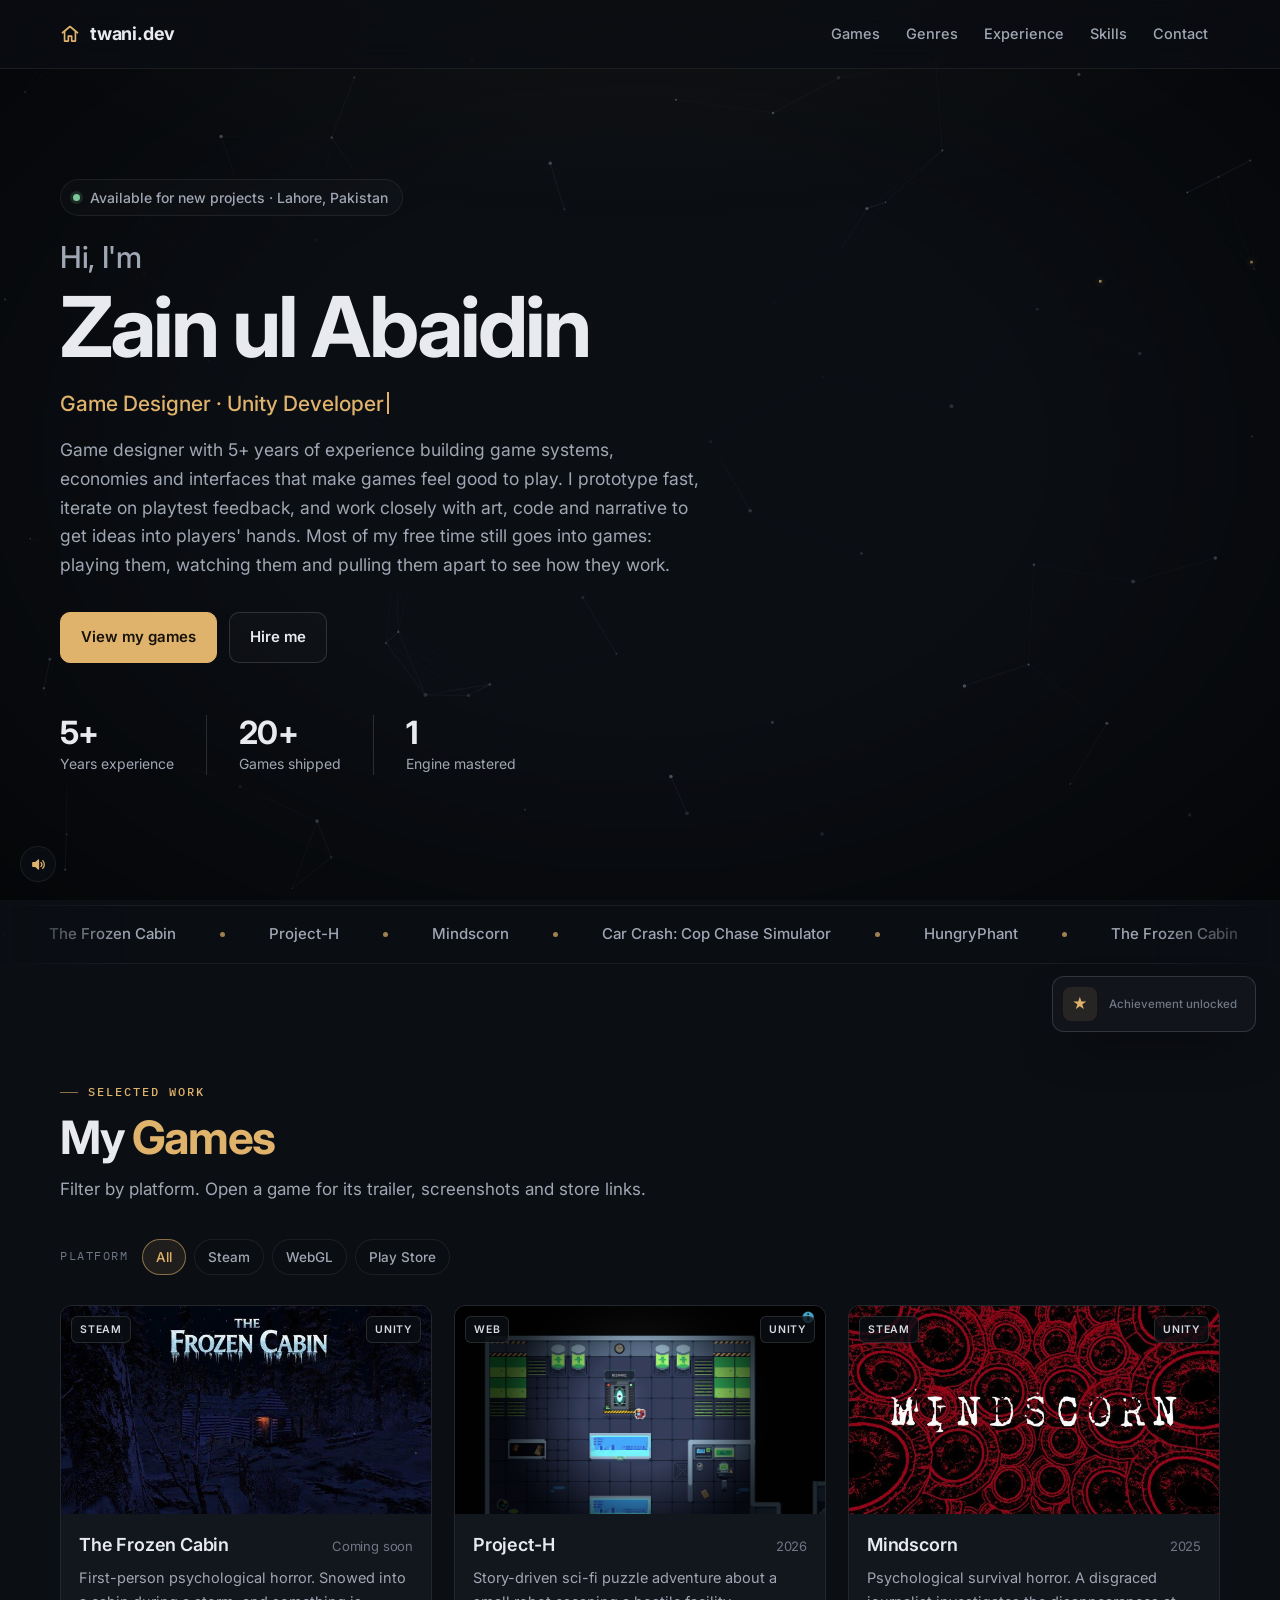
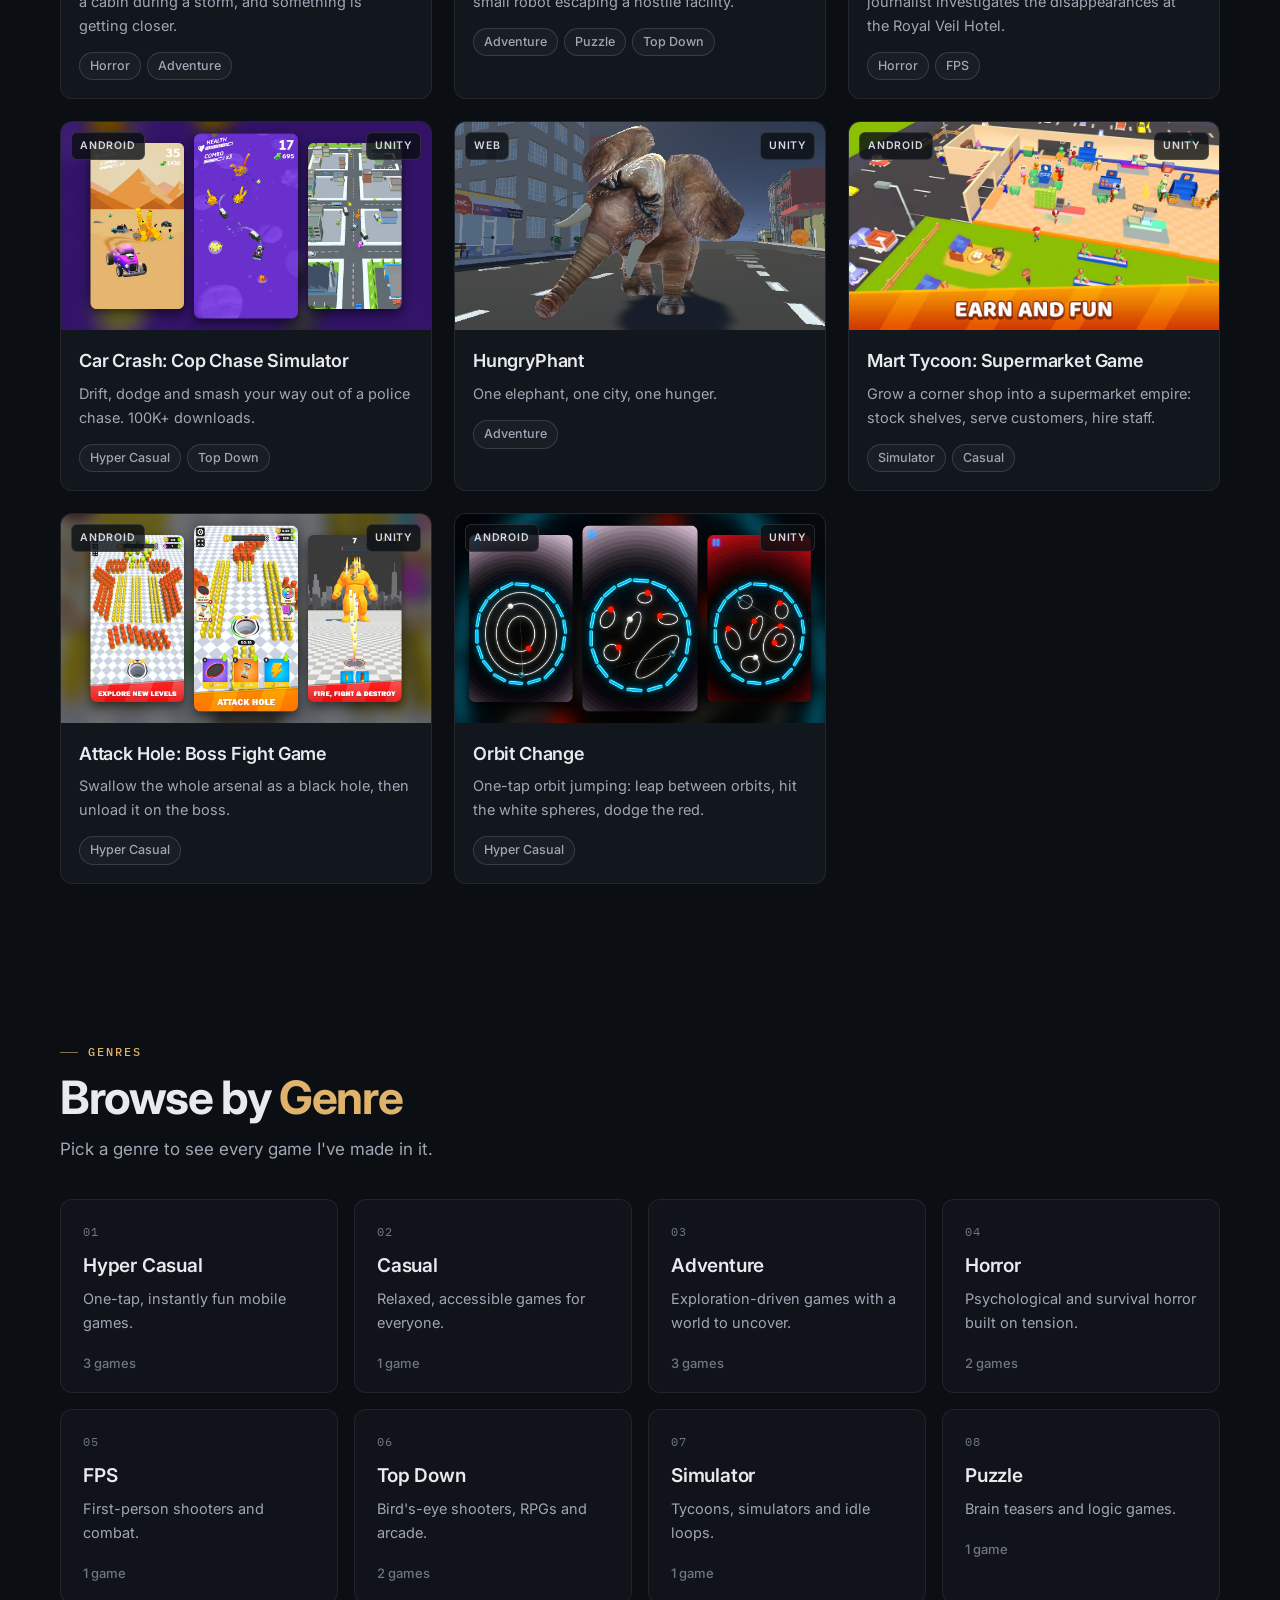
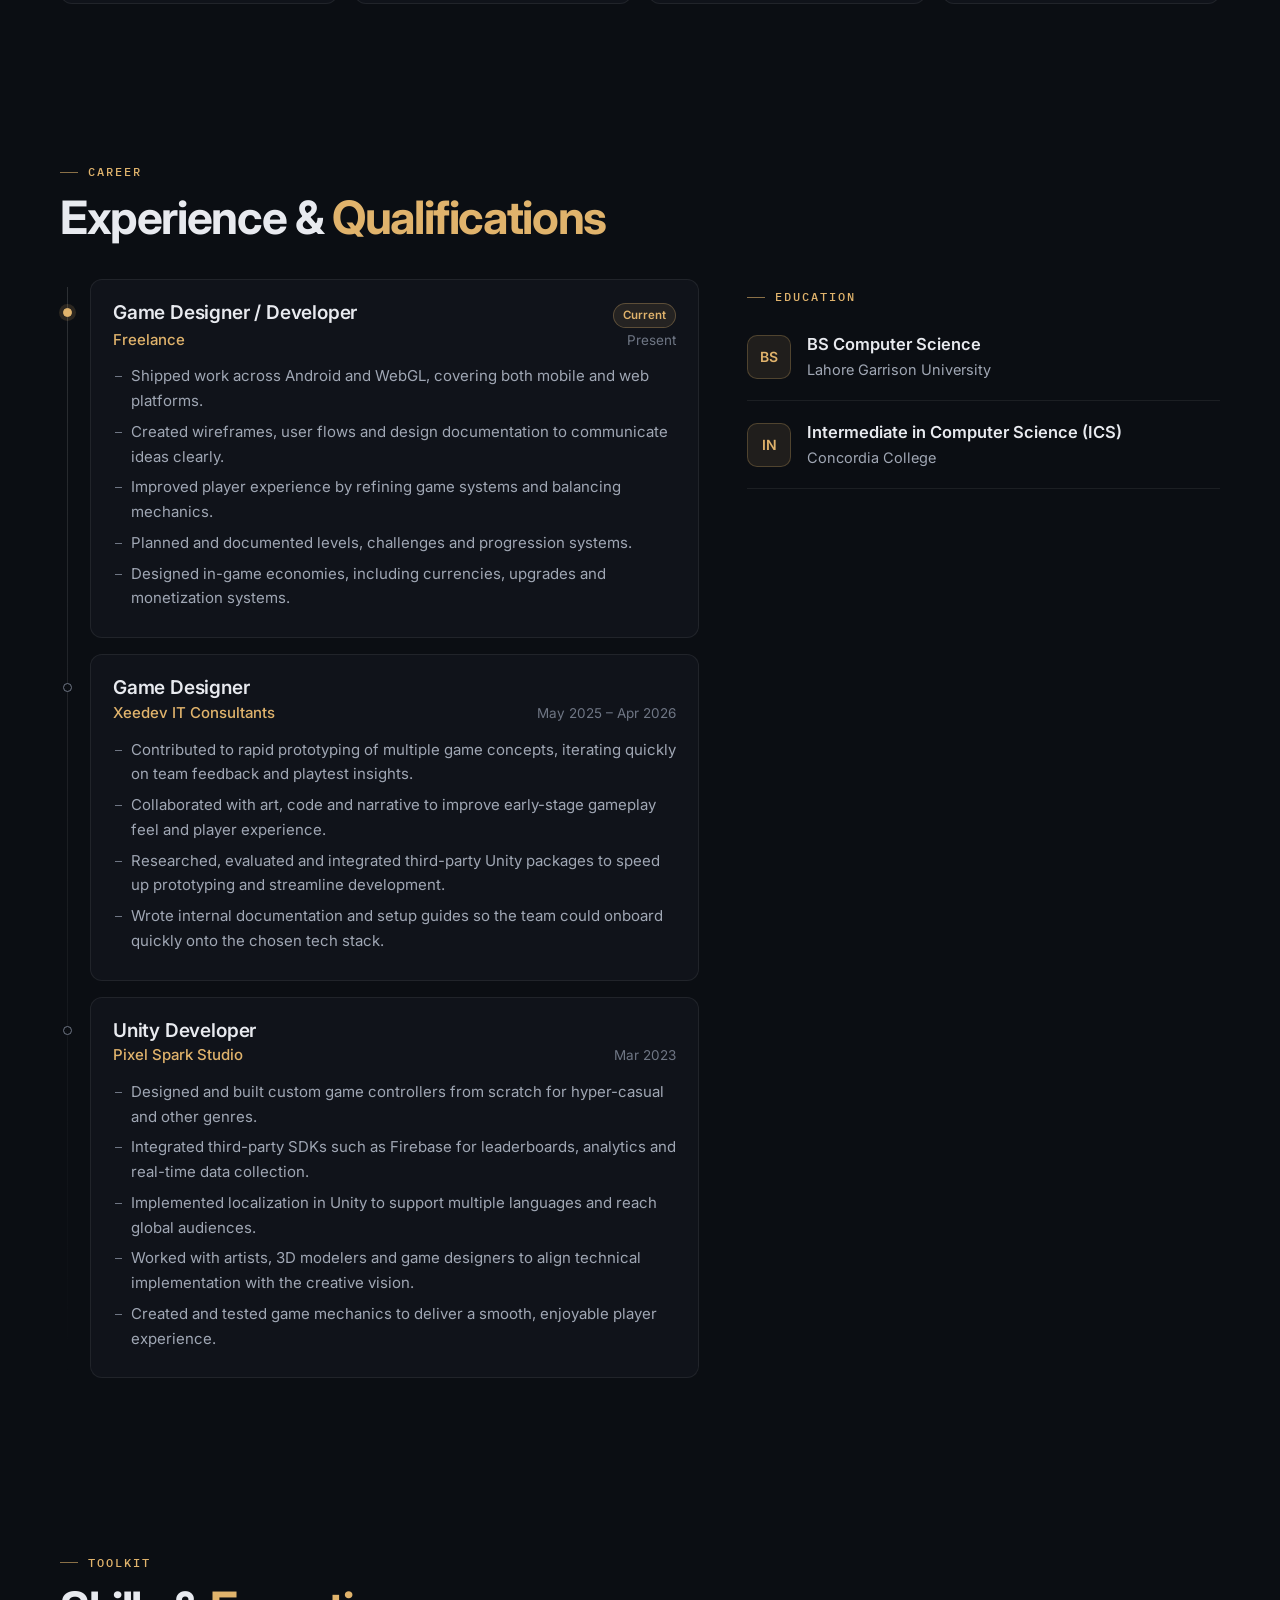
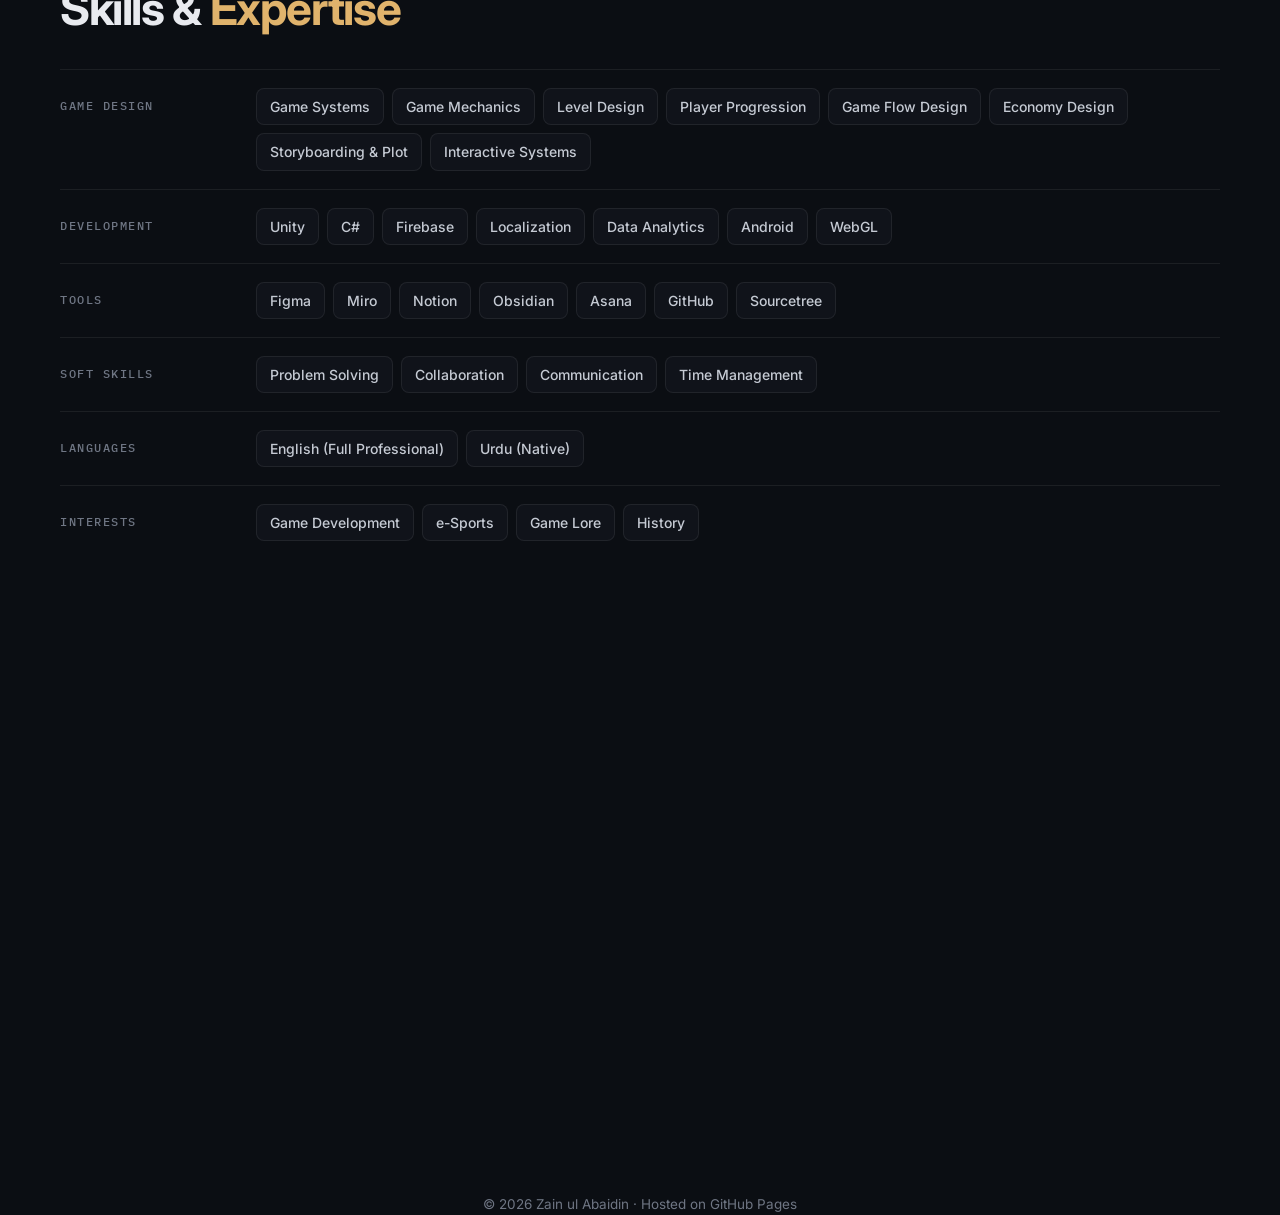
<file: index.html>
<!doctype html>
<html lang="en">
<head>
  <meta charset="utf-8">
  <meta name="viewport" content="width=device-width, initial-scale=1">
  <title>Zain ul Abaidin</title>
  <meta name="description" content="Portfolio of Zain Ul Abaidin, a game designer and Unity developer from Lahore, Pakistan. Game systems, economy and level design, plus games you can play in the browser.">
  <meta name="theme-color" content="#0b0e13">
  <link rel="canonical" href="https://twani.dev/">
  <meta property="og:title" content="Zain Ul Abaidin · Game Designer">
  <meta property="og:description" content="Portfolio of Zain Ul Abaidin, a game designer and Unity developer from Lahore, Pakistan. Game systems, economy and level design, plus games you can play in the browser.">
  <meta property="og:url" content="https://twani.dev/">
  <meta property="og:site_name" content="twani.dev">
  <meta property="og:type" content="website">
  <link rel="icon" href="assets/favicon.svg?v=2" type="image/svg+xml">
  <link rel="preconnect" href="https://fonts.googleapis.com">
  <link rel="preconnect" href="https://fonts.gstatic.com" crossorigin>
  <link href="https://fonts.googleapis.com/css2?family=Inter:wght@400;500;600;700&family=IBM+Plex+Mono:wght@400;500&display=swap" rel="stylesheet">
  <link rel="stylesheet" href="css/style.css">
  <script>
    // Page cover: write the closed shutters and loading card into the page right here, at the end of <head>.
    // Writing them creates the page body together with them, so they exist from the very first frame the
    // browser can draw (a snippet inside <body> can still miss one frame in Firefox-based browsers).
    // Arriving through a transition, they continue it; on any other load (typed URL, refresh, link from
    // another site) they are the loading screen ("boot"). main.js takes over in transitions().
    // This must stay the last thing in <head>. Keep the 6 shutters in step with WIPE.cols in main.js.
    (function () { try {
      var wp = JSON.parse(sessionStorage.getItem("wipe"));
      if (!wp && matchMedia("(prefers-reduced-motion: reduce)").matches) return;
      document.write("<div class=\"wipe hold" + (wp ? "" : " boot") + "\" aria-hidden=\"true\">" + "<i></i>".repeat(6) + "<div class=\"wipe-hud\"><small></small><b></b><span class=\"wipe-bar\"></span></div></div>");
      if (!wp) return;
      var hud = document.querySelector(".wipe-hud");
      hud.children[0].textContent = wp.k || "";
      hud.children[1].textContent = wp.t || "";
    } catch (e) {} })();
  </script>
</head>
<body data-page="home">
  <main id="app"></main>
  <noscript><p style="padding:40px;color:#e8eaef;font-family:system-ui,sans-serif">This portfolio needs JavaScript turned on.</p></noscript>
  <script src="js/data.js"></script>
  <script src="js/main.js"></script>
  <script src="js/bg.js"></script>
</body>
</html>
</file>
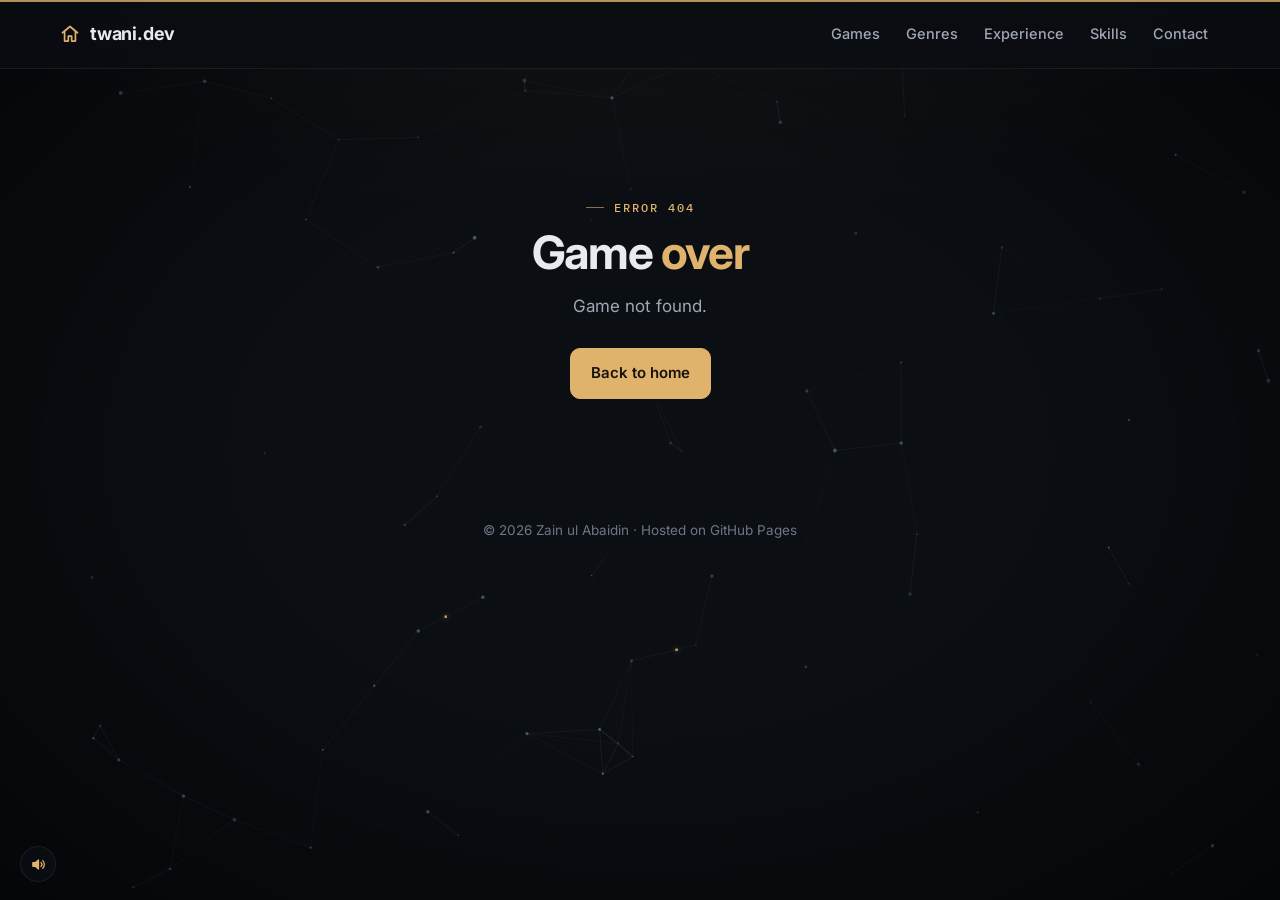
<file: game.html>
<!doctype html>
<html lang="en">
<head>
  <meta charset="utf-8">
  <meta name="viewport" content="width=device-width, initial-scale=1">
  <title>Game</title>
  <meta name="description" content="Game details, trailer and screenshots.">
  <meta name="theme-color" content="#0b0e13">
  <meta property="og:title" content="Game">
  <meta property="og:description" content="Game details, trailer and screenshots.">
  <meta property="og:type" content="website">
  <link rel="icon" href="assets/favicon.svg?v=2" type="image/svg+xml">
  <link rel="preconnect" href="https://fonts.googleapis.com">
  <link rel="preconnect" href="https://fonts.gstatic.com" crossorigin>
  <link href="https://fonts.googleapis.com/css2?family=Inter:wght@400;500;600;700&family=IBM+Plex+Mono:wght@400;500&display=swap" rel="stylesheet">
  <link rel="stylesheet" href="css/style.css">
  <script>
    // Page cover: write the closed shutters and loading card into the page right here, at the end of <head>.
    // Writing them creates the page body together with them, so they exist from the very first frame the
    // browser can draw (a snippet inside <body> can still miss one frame in Firefox-based browsers).
    // Arriving through a transition, they continue it; on any other load (typed URL, refresh, link from
    // another site) they are the loading screen ("boot"). main.js takes over in transitions().
    // This must stay the last thing in <head>. Keep the 6 shutters in step with WIPE.cols in main.js.
    (function () { try {
      var wp = JSON.parse(sessionStorage.getItem("wipe"));
      if (!wp && matchMedia("(prefers-reduced-motion: reduce)").matches) return;
      document.write("<div class=\"wipe hold" + (wp ? "" : " boot") + "\" aria-hidden=\"true\">" + "<i></i>".repeat(6) + "<div class=\"wipe-hud\"><small></small><b></b><span class=\"wipe-bar\"></span></div></div>");
      if (!wp) return;
      var hud = document.querySelector(".wipe-hud");
      hud.children[0].textContent = wp.k || "";
      hud.children[1].textContent = wp.t || "";
    } catch (e) {} })();
  </script>
</head>
<body data-page="game">
  <main id="app"></main>
  <noscript><p style="padding:40px;color:#e8eaef;font-family:system-ui,sans-serif">This portfolio needs JavaScript turned on.</p></noscript>
  <script src="js/data.js"></script>
  <script src="js/main.js"></script>
  <script src="js/bg.js"></script>
</body>
</html>
</file>
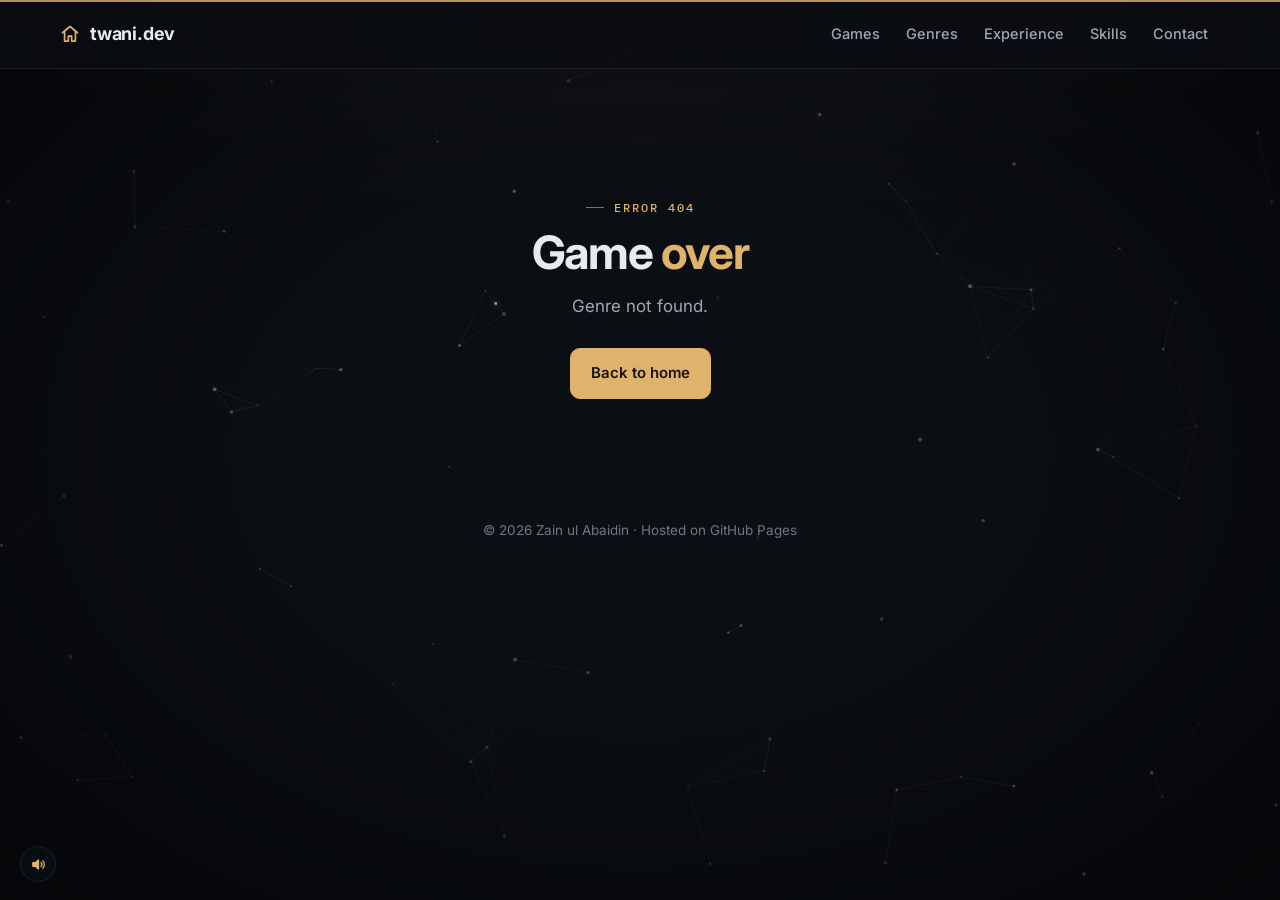
<file: genre.html>
<!doctype html>
<html lang="en">
<head>
  <meta charset="utf-8">
  <meta name="viewport" content="width=device-width, initial-scale=1">
  <title>Games by Genre</title>
  <meta name="description" content="Games grouped by genre.">
  <meta name="theme-color" content="#0b0e13">
  <meta property="og:title" content="Games by Genre">
  <meta property="og:description" content="Games grouped by genre.">
  <meta property="og:type" content="website">
  <link rel="icon" href="assets/favicon.svg?v=2" type="image/svg+xml">
  <link rel="preconnect" href="https://fonts.googleapis.com">
  <link rel="preconnect" href="https://fonts.gstatic.com" crossorigin>
  <link href="https://fonts.googleapis.com/css2?family=Inter:wght@400;500;600;700&family=IBM+Plex+Mono:wght@400;500&display=swap" rel="stylesheet">
  <link rel="stylesheet" href="css/style.css">
  <script>
    // Page cover: write the closed shutters and loading card into the page right here, at the end of <head>.
    // Writing them creates the page body together with them, so they exist from the very first frame the
    // browser can draw (a snippet inside <body> can still miss one frame in Firefox-based browsers).
    // Arriving through a transition, they continue it; on any other load (typed URL, refresh, link from
    // another site) they are the loading screen ("boot"). main.js takes over in transitions().
    // This must stay the last thing in <head>. Keep the 6 shutters in step with WIPE.cols in main.js.
    (function () { try {
      var wp = JSON.parse(sessionStorage.getItem("wipe"));
      if (!wp && matchMedia("(prefers-reduced-motion: reduce)").matches) return;
      document.write("<div class=\"wipe hold" + (wp ? "" : " boot") + "\" aria-hidden=\"true\">" + "<i></i>".repeat(6) + "<div class=\"wipe-hud\"><small></small><b></b><span class=\"wipe-bar\"></span></div></div>");
      if (!wp) return;
      var hud = document.querySelector(".wipe-hud");
      hud.children[0].textContent = wp.k || "";
      hud.children[1].textContent = wp.t || "";
    } catch (e) {} })();
  </script>
</head>
<body data-page="genre">
  <main id="app"></main>
  <noscript><p style="padding:40px;color:#e8eaef;font-family:system-ui,sans-serif">This portfolio needs JavaScript turned on.</p></noscript>
  <script src="js/data.js"></script>
  <script src="js/main.js"></script>
  <script src="js/bg.js"></script>
</body>
</html>
</file>
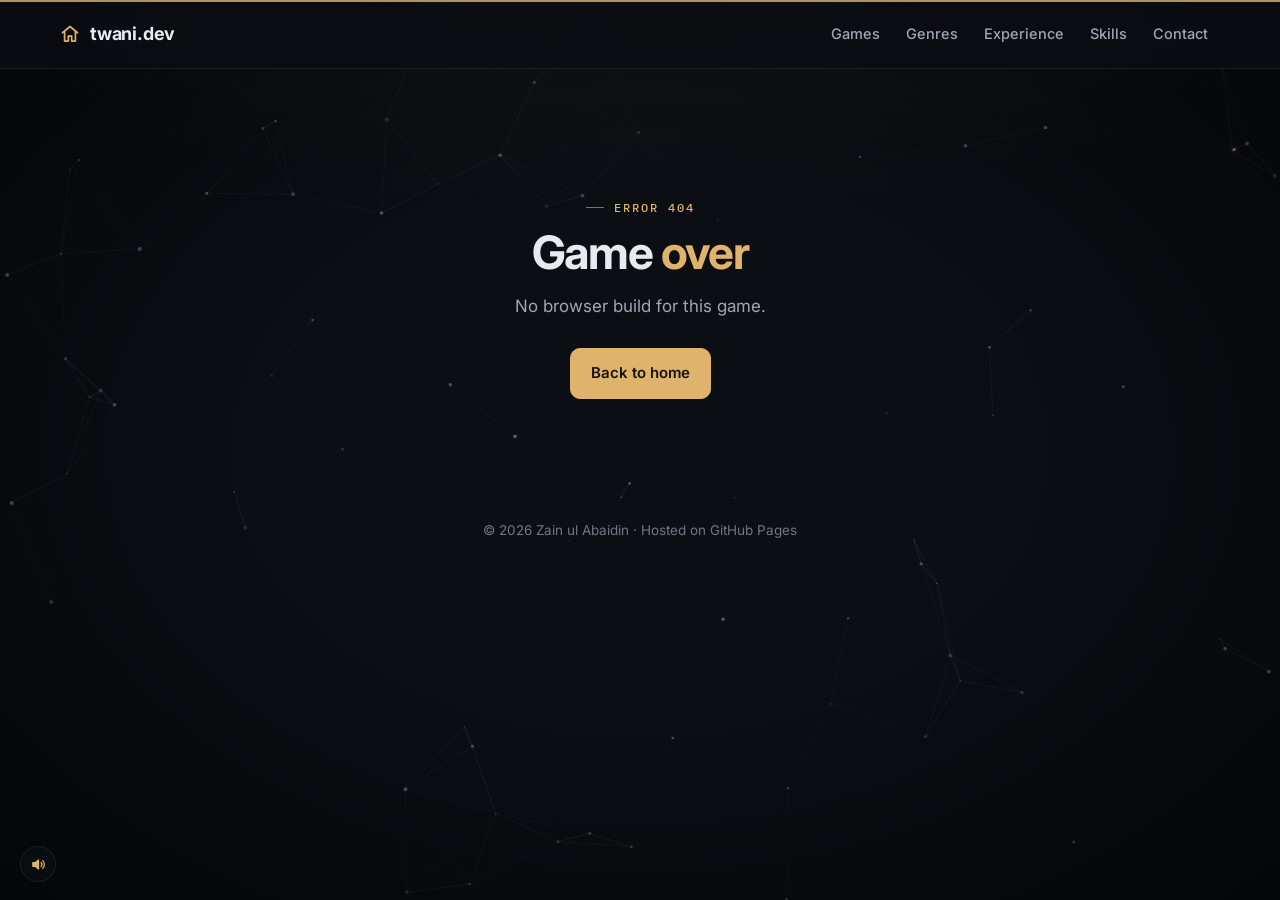
<file: play.html>
<!doctype html>
<html lang="en">
<head>
  <meta charset="utf-8">
  <meta name="viewport" content="width=device-width, initial-scale=1">
  <title>Play in Browser</title>
  <meta name="description" content="Play this game right in your browser.">
  <meta name="theme-color" content="#0b0e13">
  <meta property="og:title" content="Play in Browser">
  <meta property="og:description" content="Play this game right in your browser.">
  <meta property="og:type" content="website">
  <link rel="icon" href="assets/favicon.svg?v=2" type="image/svg+xml">
  <link rel="preconnect" href="https://fonts.googleapis.com">
  <link rel="preconnect" href="https://fonts.gstatic.com" crossorigin>
  <link href="https://fonts.googleapis.com/css2?family=Inter:wght@400;500;600;700&family=IBM+Plex+Mono:wght@400;500&display=swap" rel="stylesheet">
  <link rel="stylesheet" href="css/style.css">
  <script>
    // Page cover: write the closed shutters and loading card into the page right here, at the end of <head>.
    // Writing them creates the page body together with them, so they exist from the very first frame the
    // browser can draw (a snippet inside <body> can still miss one frame in Firefox-based browsers).
    // Arriving through a transition, they continue it; on any other load (typed URL, refresh, link from
    // another site) they are the loading screen ("boot"). main.js takes over in transitions().
    // This must stay the last thing in <head>. Keep the 6 shutters in step with WIPE.cols in main.js.
    (function () { try {
      var wp = JSON.parse(sessionStorage.getItem("wipe"));
      if (!wp && matchMedia("(prefers-reduced-motion: reduce)").matches) return;
      document.write("<div class=\"wipe hold" + (wp ? "" : " boot") + "\" aria-hidden=\"true\">" + "<i></i>".repeat(6) + "<div class=\"wipe-hud\"><small></small><b></b><span class=\"wipe-bar\"></span></div></div>");
      if (!wp) return;
      var hud = document.querySelector(".wipe-hud");
      hud.children[0].textContent = wp.k || "";
      hud.children[1].textContent = wp.t || "";
    } catch (e) {} })();
  </script>
</head>
<body data-page="play">
  <main id="app"></main>
  <noscript><p style="padding:40px;color:#e8eaef;font-family:system-ui,sans-serif">This portfolio needs JavaScript turned on.</p></noscript>
  <script src="js/data.js"></script>
  <script src="js/main.js"></script>
  <script src="js/bg.js"></script>
</body>
</html>
</file>
<file: css/style.css>
/* =====================================================================
   Theme
   ===================================================================== */
:root {
  --bg: #0b0e13;
  --surface: #12161d;
  --surface-2: #181d26;
  --panel: rgba(17, 21, 28, 0.9);
  --line: rgba(255, 255, 255, 0.07);
  --line-strong: rgba(255, 255, 255, 0.14);
  --text: #e8eaef;
  --soft: #c5cad3;
  --muted: #a0a7b4;
  --faint: #6f7684;
  --accent: #e0b36c;
  --accent-2: #f2cf97;
  --accent-rgb: 224, 179, 108;
  --accent-soft: rgba(var(--accent-rgb), 0.1);
  --ok: #7cc79a;
  --radius: 12px;
  --ease: cubic-bezier(.2, .7, .2, 1);
  --font: "Inter", "Segoe UI", system-ui, sans-serif;
  --mono: "IBM Plex Mono", ui-monospace, monospace;
}

* { margin: 0; padding: 0; }
*, *::before, *::after { box-sizing: border-box; } /* "*" alone misses pseudo-elements: bordered dots/rings would grow off-centre */
html { scroll-behavior: smooth; }
body {
  background: var(--bg);
  color: var(--text);
  font-family: var(--font);
  line-height: 1.65;
  -webkit-font-smoothing: antialiased;
  overflow-x: hidden;
  min-height: 100vh;
}
body.custom-cursor, body.custom-cursor a, body.custom-cursor button { cursor: none; }
a { color: inherit; text-decoration: none; }
img { max-width: 100%; display: block; }
button { font: inherit; color: inherit; background: none; border: 0; }
::selection { background: var(--accent); color: #17120a; }

/* =====================================================================
   Animated background layers
   ===================================================================== */
#bg-canvas { position: fixed; inset: 0; z-index: -2; width: 100%; height: 100%; }
.bg-vignette {
  position: fixed; inset: 0; z-index: -1; pointer-events: none;
  background: radial-gradient(ellipse 80% 50% at 50% -10%, rgba(var(--accent-rgb), .05), transparent 70%),
              radial-gradient(ellipse at center, transparent 45%, rgba(0, 0, 0, .55) 100%);
}

/* =====================================================================
   Cursor (PROFILE.cursor in data.js): "pointer" = themed arrow, "crosshair" = FPS
   crosshair. Both sit exactly on the pointer, react to anything clickable and
   kick on click (plus hit sparks). .on-light = over a solid amber button.
   ===================================================================== */
@property --spread { syntax: "<length>"; inherits: true; initial-value: 0px; }
@property --kick { syntax: "<length>"; inherits: true; initial-value: 0px; }
.cursor { position: fixed; top: 0; left: 0; width: 0; height: 0; pointer-events: none; z-index: 300; transition: opacity .2s; }
.cursor.off { opacity: 0; }

/* Arrow: tip on the hotspot. Over clickables it swaps to an amber pointing hand
   (fingertip on the hotspot) drawn in the same filled + dark-outline style; both dip on click */
.cursor.arrow svg {
  position: absolute; width: 24px; height: 24px; overflow: visible;
  fill: var(--text); stroke: #0b0e13; stroke-width: 1.5; stroke-linejoin: round; stroke-linecap: round;
  filter: drop-shadow(0 2px 3px rgba(0,0,0,.45));
  transition: opacity .12s, scale .2s cubic-bezier(.2,.9,.3,1.4), fill .2s, stroke .2s;
}
.cursor.arrow .ptr { left: -3px; top: -2px; transform-origin: 3px 2px; }
.cursor.arrow .hand { left: -8px; top: -2px; transform-origin: 8px 2px; fill: var(--accent); opacity: 0; scale: .8; }
.cursor.arrow .hand .crease { fill: none; }
.cursor.arrow.hover .ptr { opacity: 0; scale: .8; }
.cursor.arrow.hover .hand { opacity: 1; scale: 1; }
.cursor.arrow.on-light .hand { fill: #17120a; stroke: #fff; } /* amber would vanish on solid amber buttons */
.cursor.arrow.fire svg { animation: press .28s cubic-bezier(.2,.8,.3,1); }
@keyframes press { from { transform: scale(.8); } }

/* Crosshair: 4 lines around a small gap; spreads over clickables, recoils on click */
.cursor.crosshair {
  --gap: 4px; --len: 8px; color: var(--text);
  filter: drop-shadow(0 0 1px rgba(0,0,0,.95)) drop-shadow(0 0 1px rgba(0,0,0,.6)); /* dark outline keeps it visible on light images and lit text */
  transition: opacity .2s, color .2s, --spread .25s cubic-bezier(.2,.9,.3,1.4);
}
.cursor.crosshair i { position: absolute; background: currentColor; }
.cursor.crosshair i:nth-child(-n+2) { left: -1px; width: 2px; height: var(--len); }
.cursor.crosshair i:nth-child(n+3) { top: -1px; height: 2px; width: var(--len); }
.cursor.crosshair i:nth-child(1) { bottom: var(--gap); transform: translateY(calc(-1 * (var(--spread) + var(--kick)))); }
.cursor.crosshair i:nth-child(2) { top: var(--gap); transform: translateY(calc(var(--spread) + var(--kick))); }
.cursor.crosshair i:nth-child(3) { right: var(--gap); transform: translateX(calc(-1 * (var(--spread) + var(--kick)))); }
.cursor.crosshair i:nth-child(4) { left: var(--gap); transform: translateX(calc(var(--spread) + var(--kick))); }
.cursor.crosshair.hover { --spread: 4px; color: var(--accent); }
.cursor.crosshair.hover.on-light { color: #17120a; filter: drop-shadow(0 0 1px rgba(255,255,255,.7)); } /* amber would vanish on solid amber buttons */
.cursor.crosshair.fire { animation: recoil .32s cubic-bezier(.2,.8,.3,1); }
@keyframes recoil { from { --kick: 7px; } to { --kick: 0px; } }
.hit-spark {
  position: fixed; pointer-events: none; z-index: 299; width: 4px; height: 4px; border-radius: 50%;
  background: var(--accent); box-shadow: 0 0 6px rgba(var(--accent-rgb), .6);
  animation: spark .5s ease-out forwards;
}
@keyframes spark { to { transform: translate(var(--dx), var(--dy)) scale(0); opacity: 0; } }

/* Text spotlight: a lit copy of the text sits on top, masked to a soft circle around the
   pointer, so only the letters near it glow. --mx/--my/--r come from textGlow() in main.js */
.readable { position: relative; }
.readable::after {
  content: attr(data-text); content: attr(data-text) / ""; /* empty alt: screen readers skip the copy */
  position: absolute; inset: 0; padding: inherit; pointer-events: none;
  color: #fff; -webkit-text-stroke: .3px #fff; /* reads a touch bolder without shifting the layout */
  text-shadow: 0 0 10px rgba(var(--accent-rgb), .55), 0 0 1px rgba(255, 255, 255, .6);
  -webkit-mask-image: radial-gradient(circle var(--r, 0px) at var(--mx, 0px) var(--my, 0px), #000, rgba(0,0,0,.7) 35%, rgba(0,0,0,.25) 65%, transparent);
          mask-image: radial-gradient(circle var(--r, 0px) at var(--mx, 0px) var(--my, 0px), #000, rgba(0,0,0,.7) 35%, rgba(0,0,0,.25) 65%, transparent);
}

/* =====================================================================
   Scroll progress + nav
   ===================================================================== */
.xp { position: fixed; top: 0; left: 0; right: 0; height: 2px; z-index: 120; pointer-events: none; }
.xp i { display: block; height: 100%; width: 0; background: var(--accent); opacity: .8; }

.nav {
  position: sticky; top: 0; z-index: 100;
  display: flex; align-items: center; justify-content: space-between; gap: 16px;
  padding: 14px max(20px, calc((100% - 1160px) / 2)); /* full-width bar, content lines up with .wrap */
  background: rgba(11, 14, 19, .78);
  backdrop-filter: blur(14px) saturate(140%); -webkit-backdrop-filter: blur(14px) saturate(140%);
  border-bottom: 1px solid var(--line);
}
.logo { font-size: 18px; font-weight: 700; letter-spacing: -.2px; color: var(--text); display: flex; align-items: center; gap: 10px; }
.logo svg {
  width: 20px; height: 20px; flex-shrink: 0; fill: none; stroke: var(--accent); stroke-width: 2; stroke-linecap: round; stroke-linejoin: round;
  transition: transform .2s;
}
.logo:hover svg { transform: translateY(-2px); }
.nav-links { display: flex; gap: 2px; flex-wrap: wrap; }
.nav-links a { font-size: 14.5px; font-weight: 500; padding: 8px 12px; color: var(--muted); position: relative; transition: color .2s; }
.nav-links a::after {
  content: ""; position: absolute; left: 12px; right: 12px; bottom: 3px; height: 1px; background: var(--accent);
  transform: scaleX(0); transform-origin: left; transition: transform .25s var(--ease);
}
.nav-links a:hover { color: var(--text); }
.nav-links a:hover::after { transform: scaleX(1); }
.nav-toggle { display: none; font-weight: 600; font-size: 13px; color: var(--text); border: 1px solid var(--line-strong); padding: 6px 12px; border-radius: 8px; }

/* =====================================================================
   Layout + headings
   ===================================================================== */
.wrap { max-width: 1200px; margin: 0 auto; padding: 0 20px; }
section { padding: 110px 0 40px; }
.sec-head { margin-bottom: 36px; }
.sec-tag {
  font-family: var(--mono); font-weight: 500; font-size: 12px; letter-spacing: 2px; text-transform: uppercase;
  color: var(--accent); display: inline-flex; align-items: center; gap: 10px;
}
.sec-tag::before { content: ""; width: 18px; height: 1px; background: currentColor; opacity: .6; }
.sec-title { font-weight: 700; font-size: clamp(30px, 4.4vw, 46px); line-height: 1.1; letter-spacing: -0.03em; margin-top: 10px; }
.sec-title em { font-style: normal; color: var(--accent); }
.sec-sub { color: var(--muted); max-width: 620px; margin-top: 12px; font-size: 17px; }

/* Reveal on scroll: quiet fade up */
.reveal { opacity: 0; transform: translateY(18px); transition: opacity .7s var(--ease), transform .7s var(--ease); }
.reveal.in { opacity: 1; transform: none; }

/* =====================================================================
   Buttons + chips
   ===================================================================== */
.btn {
  display: inline-flex; align-items: center; gap: 10px; font-size: 15px; font-weight: 600;
  padding: 12px 20px; border-radius: 10px; border: 1px solid var(--line-strong); color: var(--text);
  background: rgba(255, 255, 255, .02);
  transition: background-color .2s, border-color .2s, color .2s, transform .15s;
}
.btn:hover { border-color: rgba(var(--accent-rgb), .6); background: var(--accent-soft); }
.btn:active { transform: scale(.97); }
.btn.solid { background: var(--accent); border-color: var(--accent); color: #17120a; }
.btn.solid:hover { background: var(--accent-2); border-color: var(--accent-2); }
.btn.small { padding: 8px 14px; font-size: 14px; }

.chip {
  font-weight: 500; font-size: 12.5px; padding: 3px 10px; border-radius: 999px; white-space: nowrap;
  border: 1px solid var(--line-strong); color: var(--muted); background: rgba(255, 255, 255, .03);
  transition: color .2s, border-color .2s;
}
.chip:hover { color: var(--accent); border-color: rgba(var(--accent-rgb), .5); }
.badge {
  font-weight: 600; font-size: 10.5px; letter-spacing: .8px; padding: 4px 8px; border-radius: 6px;
  background: rgba(11, 14, 19, .8); border: 1px solid rgba(255, 255, 255, .12); color: #d5d9e0;
}

/* =====================================================================
   Hero
   ===================================================================== */
.hero { min-height: calc(100vh - 64px); display: grid; align-items: center; padding: 60px 0 80px; }
.hero > .wrap { width: 100%; } /* a grid item with auto margins would shrink to its content and centre */
.hero-inner { max-width: 760px; }
.hero-status {
  display: inline-flex; align-items: center; gap: 10px; font-size: 14px; font-weight: 500; color: var(--muted);
  padding: 6px 14px 6px 12px; border: 1px solid var(--line); border-radius: 999px; background: rgba(255, 255, 255, .02);
  margin-bottom: 26px;
}
.hero-status .dot { width: 7px; height: 7px; border-radius: 50%; background: var(--ok); box-shadow: 0 0 0 3px rgba(124, 199, 154, .15); }
.hero h1 { font-weight: 700; font-size: clamp(44px, 7.5vw, 84px); line-height: 1.02; letter-spacing: -0.035em; }
.hero h1 .hi { display: block; font-size: .36em; font-weight: 500; letter-spacing: -0.01em; color: var(--muted); margin-bottom: .35em; }
.typer { font-size: clamp(17px, 2vw, 21px); font-weight: 500; color: var(--accent); margin: 18px 0 14px; min-height: 1.6em; }
.typer::after {
  content: ""; display: inline-block; width: 2px; height: 1.05em; vertical-align: -0.15em; margin-left: 3px;
  background: currentColor; animation: caret 1.1s steps(1) infinite;
}
@keyframes caret { 50% { opacity: 0; } }
.hero-about { color: var(--muted); font-size: 17.5px; max-width: 640px; margin-bottom: 32px; }
.hero-cta { display: flex; gap: 12px; flex-wrap: wrap; }
.stats { display: flex; margin-top: 52px; flex-wrap: wrap; row-gap: 20px; }
.stat { padding: 0 32px; border-left: 1px solid var(--line-strong); }
.stat:first-child { padding-left: 0; border-left: 0; }
.stat b { display: block; font-weight: 700; font-size: 32px; line-height: 1.15; letter-spacing: -0.02em; color: var(--text); }
.stat span { display: block; font-size: 14px; color: var(--muted); } /* block, so the glow copy lines up exactly */

/* Featured strip */
.marquee {
  overflow: hidden; border-block: 1px solid var(--line); padding: 16px 0; background: rgba(11, 14, 19, .85);
  mask-image: linear-gradient(90deg, transparent, #000 10%, #000 90%, transparent);
  -webkit-mask-image: linear-gradient(90deg, transparent, #000 10%, #000 90%, transparent);
}
.marquee-track { display: flex; gap: 44px; width: max-content; animation: marquee 50s linear infinite; }
.marquee:hover .marquee-track { animation-play-state: paused; }
.marquee a { font-weight: 500; font-size: 15px; color: var(--muted); white-space: nowrap; display: inline-flex; align-items: center; gap: 44px; transition: color .2s; }
.marquee a:hover { color: var(--text); }
.marquee a::before { content: ""; width: 5px; height: 5px; border-radius: 50%; background: var(--accent); opacity: .7; }
@keyframes marquee { to { transform: translateX(-50%); } }

/* =====================================================================
   Tabs (engine select) + filters
   ===================================================================== */
.tabs { display: inline-flex; gap: 4px; padding: 4px; border: 1px solid var(--line); border-radius: 12px; background: var(--panel); position: relative; flex-wrap: wrap; }
.tab { position: relative; z-index: 1; font-weight: 500; font-size: 14.5px; padding: 8px 16px; border-radius: 9px; color: var(--muted); transition: color .2s; }
.tab:hover, .tab.active { color: var(--text); }
.tab-pill {
  position: absolute; z-index: 0; top: 4px; height: calc(100% - 8px); border-radius: 9px;
  background: rgba(255, 255, 255, .08); box-shadow: inset 0 0 0 1px rgba(255, 255, 255, .06);
  transition: left .35s var(--ease), top .35s var(--ease), width .35s var(--ease);
}
.tab .count { font-size: 12px; color: var(--faint); margin-left: 6px; transition: color .2s; }
.tab.active .count { color: var(--accent); }
.filters { display: flex; gap: 8px; flex-wrap: wrap; margin: 16px 0 30px; align-items: center; }
.filters .lbl { font-family: var(--mono); font-size: 11.5px; letter-spacing: 1.5px; text-transform: uppercase; color: var(--faint); margin-right: 6px; }
.filter {
  font-weight: 500; font-size: 13.5px; padding: 6px 13px; border-radius: 999px; border: 1px solid var(--line);
  color: var(--muted); background: rgba(11, 14, 19, .5); transition: color .2s, border-color .2s, background-color .2s;
}
.filter:hover { border-color: var(--line-strong); color: var(--text); }
.filter.on { border-color: rgba(var(--accent-rgb), .55); color: var(--accent); background: var(--accent-soft); }

/* =====================================================================
   Game cards
   ===================================================================== */
.grid { display: grid; grid-template-columns: repeat(auto-fill, minmax(290px, 1fr)); gap: 22px; }
.card {
  position: relative; border-radius: var(--radius); background: var(--surface); border: 1px solid var(--line);
  overflow: hidden; transition: transform .3s var(--ease), border-color .25s, box-shadow .3s;
}
.card:hover { transform: translateY(-4px); border-color: var(--line-strong); box-shadow: 0 24px 50px -24px rgba(0, 0, 0, .85); }
.card.spawn { animation: cardIn .6s var(--ease) backwards; animation-delay: var(--d, 0s); }
@keyframes cardIn { from { opacity: 0; transform: translateY(18px); } }
.card.despawn { animation: cardOut .22s ease-in forwards; }
@keyframes cardOut { to { opacity: 0; transform: translateY(8px); } }

.thumb { position: relative; aspect-ratio: 16/9; overflow: hidden; background: #07090c; }
.thumb img { width: 100%; height: 100%; object-fit: cover; transition: transform .6s var(--ease); }
.card:hover .thumb img { transform: scale(1.04); }
.thumb .ph { /* placeholder art when no image */
  position: absolute; inset: 0; display: grid; place-items: center; text-align: center; padding: 20px;
  background:
    radial-gradient(circle at var(--px, 30%) var(--py, 30%), rgba(var(--accent-rgb), .16), transparent 55%),
    linear-gradient(160deg, #161b24, #0d1015);
  font-weight: 700; font-size: clamp(20px, 2.2vw, 26px); letter-spacing: -0.02em; color: var(--text); line-height: 1.2;
}
.thumb .badges { position: absolute; top: 10px; left: 10px; display: flex; gap: 6px; flex-wrap: wrap; z-index: 2; }
.thumb .engine { position: absolute; top: 10px; right: 10px; z-index: 2; }
.play-trailer {
  position: absolute; inset: 0; display: grid; place-items: center; z-index: 1;
  background: rgba(8, 10, 14, .45); opacity: 0; transition: opacity .25s;
}
.card:hover .play-trailer { opacity: 1; }
.play-btn {
  width: 58px; height: 58px; border-radius: 50%; border: 1px solid rgba(255, 255, 255, .5); display: grid; place-items: center;
  background: rgba(11, 14, 19, .6); transform: scale(.9); transition: transform .25s var(--ease), border-color .2s;
}
.card:hover .play-btn { transform: scale(1); }
.play-btn::before { content: ""; border-left: 15px solid var(--text); border-top: 9px solid transparent; border-bottom: 9px solid transparent; margin-left: 4px; }
.play-trailer small { position: absolute; bottom: 12px; font-weight: 600; font-size: 12px; color: var(--text); }
.card-body { padding: 16px 18px 18px; }
.card-title { font-size: 18px; font-weight: 600; letter-spacing: -0.01em; display: flex; justify-content: space-between; gap: 10px; align-items: baseline; transition: color .2s; }
.card:hover .card-title { color: var(--accent-2); }
.card-title span { font-size: 13px; color: var(--faint); font-weight: 400; white-space: nowrap; }
.card-short { color: var(--muted); font-size: 14.5px; margin: 6px 0 14px; transition: color .25s; }
.card:hover .card-short { color: var(--soft); }
.card-tags { display: flex; gap: 6px; flex-wrap: wrap; }
.empty { border: 1px dashed var(--line-strong); border-radius: var(--radius); padding: 40px; text-align: center; font-weight: 500; color: var(--muted); grid-column: 1/-1; }

/* =====================================================================
   Genres
   ===================================================================== */
.levels { display: grid; grid-template-columns: repeat(auto-fill, minmax(230px, 1fr)); gap: 16px; }
.level {
  position: relative; display: block; padding: 22px 22px 18px; border-radius: var(--radius);
  border: 1px solid var(--line); background: var(--panel); overflow: hidden;
  transition: opacity .7s var(--ease) var(--rd, 0ms), transform .3s var(--ease), border-color .25s, background-color .25s;
}
.level::after { /* accent rule slides in along the top edge */
  content: ""; position: absolute; left: 0; top: 0; width: 100%; height: 2px; background: var(--accent);
  transform: scaleX(0); transform-origin: left; transition: transform .35s var(--ease);
}
.level:hover { transform: translateY(-4px); border-color: var(--line-strong); background: var(--surface-2); }
.level:hover::after { transform: none; }
.level .lvl-no { font-family: var(--mono); font-size: 12px; color: var(--faint); letter-spacing: 1px; }
.level h3 { font-size: 19px; font-weight: 600; letter-spacing: -0.01em; margin: 8px 0 6px; transition: color .2s; }
.level:hover h3 { color: var(--accent-2); }
.level p { font-size: 14.5px; color: var(--muted); }
.level .lvl-foot { display: flex; justify-content: space-between; align-items: center; margin-top: 18px; font-size: 13px; font-weight: 500; color: var(--faint); }
.level .go { color: var(--accent); opacity: 0; transform: translateX(-6px); transition: opacity .25s, transform .25s var(--ease); }
.level:hover .go { opacity: 1; transform: none; }

/* =====================================================================
   Experience timeline
   ===================================================================== */
.quests { position: relative; padding-left: 30px; }
.quests::before { content: ""; position: absolute; left: 7px; top: 8px; bottom: 8px; width: 1px; background: linear-gradient(var(--line-strong), transparent); }
.quest { position: relative; border: 1px solid var(--line); background: var(--panel); border-radius: var(--radius); padding: 20px 22px; margin-bottom: 16px; }
.quest::before { /* dot threaded on the timeline, level with the title */
  content: ""; position: absolute; left: -28px; top: 28px; width: 9px; height: 9px; border-radius: 50%;
  background: var(--bg); border: 1.5px solid var(--faint);
}
.quest.current::before { background: var(--accent); border-color: var(--accent); box-shadow: 0 0 0 4px rgba(var(--accent-rgb), .15); }
.quest-head { display: flex; justify-content: space-between; gap: 10px; flex-wrap: wrap; align-items: baseline; }
.quest h3 { font-size: 19px; font-weight: 600; line-height: 1.35; letter-spacing: -0.01em; }
.quest .q-company { color: var(--accent); font-weight: 500; font-size: 15px; }
.quest .q-period { font-size: 13.5px; color: var(--faint); }
.quest .q-state {
  font-size: 11.5px; font-weight: 600; color: var(--accent); padding: 2px 9px; border-radius: 999px;
  background: var(--accent-soft); border: 1px solid rgba(var(--accent-rgb), .3);
}
.quest ul { list-style: none; margin-top: 12px; }
.quest li { color: var(--muted); font-size: 15px; padding-left: 18px; position: relative; margin: 6px 0; }
.quest li::before { content: ""; position: absolute; left: 2px; top: .8em; width: 7px; height: 1px; background: var(--faint); }

.two-col { display: grid; grid-template-columns: 1.15fr .85fr; gap: 48px; }
.edu { display: flex; gap: 16px; padding: 18px 0; border-bottom: 1px solid var(--line); align-items: center; }
.edu .ico {
  width: 44px; height: 44px; border: 1px solid rgba(var(--accent-rgb), .25); border-radius: 10px; display: grid; place-items: center;
  font-weight: 600; font-size: 14px; color: var(--accent); background: var(--accent-soft); flex-shrink: 0;
}
.edu h4 { font-size: 16.5px; font-weight: 600; }
.edu p { color: var(--muted); font-size: 14.5px; }

/* Skills */
.inv-group { display: grid; grid-template-columns: 180px 1fr; gap: 16px; align-items: start; padding: 18px 0; border-top: 1px solid var(--line); }
.inv-group h4 { font-family: var(--mono); font-weight: 500; font-size: 12px; color: var(--faint); letter-spacing: 1.5px; text-transform: uppercase; padding-top: 8px; }
.slots { display: flex; flex-wrap: wrap; gap: 8px; }
.slot {
  font-weight: 500; font-size: 14px; padding: 6px 13px; border: 1px solid var(--line); background: var(--panel);
  border-radius: 8px; color: var(--soft); transition: border-color .2s, color .2s, transform .2s var(--ease);
}
.slot:hover { border-color: rgba(var(--accent-rgb), .5); color: var(--text); transform: translateY(-2px); }

/* Contact */
.contact-box {
  border: 1px solid var(--line); border-radius: 20px; padding: clamp(32px, 6vw, 72px) clamp(20px, 5vw, 60px);
  text-align: center; background: var(--panel); position: relative; overflow: hidden; isolation: isolate;
}
.contact-box::before {
  content: ""; position: absolute; inset: 0; z-index: -1; pointer-events: none;
  background: radial-gradient(ellipse 60% 80% at 50% 0%, rgba(var(--accent-rgb), .08), transparent 70%);
}
.contact-box h2 { font-size: clamp(30px, 4.6vw, 52px); font-weight: 700; line-height: 1.08; letter-spacing: -0.03em; margin-top: 12px; }
.contact-box h2 em { font-style: normal; color: var(--accent); }
.contact-box .sub { color: var(--muted); margin: 16px auto 28px; max-width: 520px; font-size: 17px; }
.socials { display: flex; justify-content: center; gap: 24px; flex-wrap: wrap; margin-top: 26px; }
.socials a { font-weight: 500; font-size: 15px; color: var(--muted); transition: color .2s; }
.socials a:hover { color: var(--accent); }

footer { padding: 60px 0 40px; text-align: center; font-size: 13.5px; color: var(--faint); }

/* =====================================================================
   Sub-page header (genre / game)
   ===================================================================== */
.page-head { padding-top: 56px; padding-bottom: 30px; } /* keep .wrap's side gutters */
.crumbs { font-size: 14px; color: var(--faint); margin-bottom: 20px; }
.crumbs a { color: var(--muted); transition: color .2s; }
.crumbs a:hover { color: var(--accent); }
.genre-switch { display: flex; gap: 8px; flex-wrap: wrap; margin-top: 20px; }

/* Game detail */
.game-hero { display: grid; grid-template-columns: 1.5fr 1fr; gap: 28px; align-items: start; }
.video {
  position: relative; aspect-ratio: 16/9; border-radius: var(--radius); overflow: hidden; border: 1px solid var(--line);
  background: #07090c; box-shadow: 0 30px 70px -35px rgba(0, 0, 0, .9);
}
.video iframe { position: absolute; inset: 0; width: 100%; height: 100%; border: 0; }
.video .poster { position: absolute; inset: 0; display: grid; place-items: center; }
.video .poster img { position: absolute; inset: 0; width: 100%; height: 100%; object-fit: cover; opacity: .8; transition: opacity .3s; }
.video .poster:hover img { opacity: .95; }
.video .poster .play-btn { position: relative; transform: scale(1); width: 76px; height: 76px; }
.video .poster:hover .play-btn { transform: scale(1.08); border-color: var(--accent); }
.video .poster .ph { position: absolute; inset: 0; }
.video .no-video { position: absolute; inset: 0; display: grid; place-items: center; font-weight: 500; font-size: 14px; color: var(--muted); text-align: center; line-height: 2; }
.info-panel { border: 1px solid var(--line); background: var(--panel); border-radius: var(--radius); padding: 24px; }
.info-panel h1 { font-weight: 700; font-size: clamp(28px, 3.6vw, 40px); line-height: 1.1; letter-spacing: -0.03em; margin-top: 10px; }
.info-panel .lede { color: var(--muted); margin: 10px 0 16px; }
.info-row { display: flex; justify-content: space-between; padding: 11px 0; border-bottom: 1px solid var(--line); font-size: 14px; gap: 12px; }
.info-row span:first-child { white-space: nowrap; font-weight: 500; color: var(--faint); font-size: 13px; }
.info-row span:last-child { text-align: right; display: flex; gap: 6px; flex-wrap: wrap; justify-content: flex-end; color: var(--soft); }
.links { display: flex; flex-direction: column; gap: 10px; margin-top: 22px; }
.links .btn { justify-content: space-between; }
.desc { max-width: 760px; font-size: 17px; color: var(--soft); }
.desc p { margin-bottom: 16px; }
.shots { display: grid; grid-template-columns: repeat(auto-fill, minmax(240px, 1fr)); gap: 14px; }
.shot {
  aspect-ratio: 16/9; border-radius: 10px; overflow: hidden; border: 1px solid var(--line);
  transition: opacity .7s var(--ease) var(--rd, 0ms), transform .3s var(--ease), border-color .25s;
}
.shot img { width: 100%; height: 100%; object-fit: cover; }
.shot:hover { transform: translateY(-3px); border-color: var(--line-strong); }
.shots.tall { grid-template-columns: repeat(auto-fill, minmax(150px, 210px)); }
.shots.tall .shot { aspect-ratio: 9 / 16; }

/* Modal (trailer + lightbox) */
.modal {
  position: fixed; inset: 0; z-index: 150; display: grid; place-items: center; padding: 20px;
  background: rgba(6, 8, 11, .88); backdrop-filter: blur(8px); -webkit-backdrop-filter: blur(8px);
  opacity: 0; visibility: hidden; transition: .3s;
}
.modal.open { opacity: 1; visibility: visible; }
.modal-box { width: min(1000px, 100%); position: relative; transform: translateY(14px) scale(.98); transition: transform .35s var(--ease); }
.modal.open .modal-box { transform: none; }
.modal-box .video { border-color: var(--line-strong); box-shadow: 0 40px 100px -30px rgba(0, 0, 0, .9); }
.modal-box img.full { width: auto; max-width: 100%; max-height: 82vh; margin: 0 auto; border-radius: 12px; border: 1px solid var(--line-strong); }
.modal-close { position: absolute; top: -42px; right: 0; font-weight: 500; font-size: 14px; color: var(--muted); padding: 8px; transition: color .2s; }
.modal-close:hover { color: var(--text); }
.modal-title { position: absolute; top: -38px; left: 0; font-weight: 600; color: var(--text); font-size: 16px; }

/* Achievement toast */
.toast {
  position: fixed; bottom: 24px; right: 24px; z-index: 160; display: flex; align-items: center; gap: 12px;
  background: rgba(18, 22, 29, .96); border: 1px solid var(--line-strong); border-radius: 12px; padding: 10px 18px 10px 10px;
  box-shadow: 0 20px 50px -20px rgba(0, 0, 0, .8); transform: translateY(calc(100% + 100px)); /* fully off-screen even when raised on phones */ transition: transform .45s var(--ease);
  max-width: calc(100vw - 48px);
}
.toast.show { transform: none; }
.toast .trophy { width: 34px; height: 34px; border-radius: 8px; display: grid; place-items: center; background: var(--accent-soft); color: var(--accent); font-size: 15px; flex-shrink: 0; }
.toast small { display: block; font-size: 11.5px; font-weight: 500; color: var(--faint); }
.toast b { font-size: 14px; font-weight: 600; }

/* Sound toggle (bottom-left): speaker with waves = on, speaker with ✕ = off */
.sound-toggle {
  position: fixed; left: 20px; bottom: 18px; z-index: 110;
  width: 36px; height: 36px; display: grid; place-items: center; border-radius: 50%;
  color: var(--accent); background: rgba(11, 14, 19, .8); border: 1px solid var(--line);
  backdrop-filter: blur(8px); -webkit-backdrop-filter: blur(8px);
  transition: color .2s, border-color .2s, background-color .2s;
}
.sound-toggle:hover { border-color: rgba(var(--accent-rgb), .5); background: var(--accent-soft); }
.sound-toggle.off { color: var(--faint); }
.sound-toggle.off:hover { color: var(--muted); border-color: var(--line-strong); background: rgba(11, 14, 19, .8); }
.sound-toggle svg { width: 17px; height: 17px; fill: none; stroke: currentColor; stroke-width: 1.8; stroke-linecap: round; stroke-linejoin: round; }
.sound-toggle .spk { fill: currentColor; }
.sound-toggle .waves, .sound-toggle .mute { transition: opacity .2s; }
.sound-toggle.off .waves, .sound-toggle:not(.off) .mute { opacity: 0; }

/* Page transition: dark shutters drop from the click, a loading card names the
   destination, the next page opens them downwards. --close/--hold/--open come from main.js */
.wipe {
  position: fixed; inset: 0; z-index: 180; pointer-events: none; overflow: hidden;
  display: grid; grid-template-columns: repeat(6, 1fr); visibility: hidden;
}
.wipe.out, .wipe.in { visibility: visible; }
/* Covered and still: drawn by the snippet at the top of each page's <body> before anything else is
   painted, until main.js plays "in" (same look, so the hand-over is invisible). Gives up after 4s
   in case main.js never runs, so a page can't get stuck behind it */
.wipe.hold { visibility: visible; animation: holdGiveUp 0s 4s forwards; }
.wipe.hold i, .wipe.hold .wipe-bar::after { transform: none; }
.wipe.hold .wipe-hud { opacity: 1; }
@keyframes holdGiveUp { to { visibility: hidden; } }
/* First load ("boot", no transition to continue): the same closed shutters are the loading screen. main.js
   fades the card in once it has named the page ("lit"), fills the bar with real progress (--p), then opens
   them. Swallows clicks meanwhile, and waits up to 10s for main.js before giving up */
.wipe.hold.boot { pointer-events: auto; animation-delay: 10s; }
.wipe.hold.boot .wipe-hud { opacity: 0; }
.wipe.hold.boot.lit .wipe-hud { animation: hudIn .3s ease-out both; }
.wipe.hold.boot .wipe-bar::after { transform: scaleX(var(--p, 0)); }
.wipe.out { pointer-events: auto; } /* swallow double clicks while leaving */
.wipe i {
  --d: 0ms; position: relative; margin-right: -1px; /* overlap neighbours: no hairline seams */
  clip-path: inset(-40px 0); /* edge glow spills up/down onto the page, never sideways into a neighbour */
  transform: translateY(-100%);
  background: linear-gradient(to top, rgba(var(--accent-rgb), .05), transparent 140px), var(--bg);
}
.wipe i::before, .wipe i::after { /* run past the sides so the glow doesn't fade at column boundaries */
  content: ""; position: absolute; left: -40px; right: -40px; height: 1px;
  background: rgba(var(--accent-rgb), .7); box-shadow: 0 0 10px rgba(var(--accent-rgb), .3);
}
.wipe i::before { top: 0; }
.wipe i::after { bottom: 0; }
.wipe.out i { animation: shutterIn var(--close) cubic-bezier(.7,0,.3,1) var(--d) both; }
.wipe.in i { transform: none; animation: shutterOut var(--open) cubic-bezier(.65,0,.25,1) calc(var(--hold) + var(--d)) both; }
@keyframes shutterIn { from { transform: translateY(-100%); } to { transform: none; } }
@keyframes shutterOut { from { transform: none; } to { transform: translateY(100%); } }

.wipe-hud {
  position: absolute; inset: 0; display: grid; place-content: center; justify-items: center; gap: 12px;
  padding: 20px; text-align: center; opacity: 0;
}
.wipe-hud small { font-family: var(--mono); font-size: 12px; letter-spacing: 2px; text-transform: uppercase; color: var(--accent); }
.wipe-hud b { font-size: clamp(28px, 5vw, 52px); font-weight: 700; line-height: 1.05; letter-spacing: -0.03em; color: var(--text); }
.wipe-hud b:empty { display: none; } /* no title: keep the label and bar together */
.wipe-bar { width: min(220px, 60vw); height: 2px; margin-top: 6px; background: rgba(255, 255, 255, .08); }
.wipe-bar::after { content: ""; display: block; height: 100%; background: var(--accent); transform-origin: left; transform: scaleX(0); }
.wipe.out .wipe-hud { animation: hudIn .22s ease-out calc(var(--close) * .8) both; }
/* one smooth 0 → 100% fill that starts with the card and ends before the page changes; transform-only,
   so the browser runs it off the main thread and page work can't make it stutter */
.wipe.out .wipe-bar::after { animation: barFill var(--fill) cubic-bezier(.45, .05, .25, 1) calc(var(--close) * .8) both; }
.wipe.in .wipe-bar::after { transform: none; } /* the new page starts with the bar already full */
.wipe.in .wipe-hud { opacity: 1; animation: hudOut .2s ease-in var(--hold) both; }
@keyframes barFill { to { transform: none; } }
@keyframes hudIn { from { opacity: 0; transform: translateY(10px); } to { opacity: 1; transform: none; } }
@keyframes hudOut { from { opacity: 1; } to { opacity: 0; transform: translateY(-8px); } }

/* Play (WebGL) page */
.player-frame {
  position: relative; width: 100%; aspect-ratio: 16/9; max-height: 78vh; border: 1px solid var(--line-strong);
  border-radius: 12px; overflow: hidden; background: #000; box-shadow: 0 40px 100px -40px rgba(0, 0, 0, .9);
}
.player-frame iframe { position: absolute; inset: 0; width: 100%; height: 100%; border: 0; }
.player-bar { display: flex; justify-content: space-between; align-items: center; gap: 12px; margin: 16px 0; flex-wrap: wrap; }
.play-tip { font-size: 14px; color: var(--muted); margin-top: 12px; display: inline-block; }

/* =====================================================================
   Responsive
   ===================================================================== */
@media (max-width: 900px) {
  .game-hero, .two-col { grid-template-columns: 1fr; }
}
@media (max-width: 720px) {
  .nav-toggle { display: block; }
  .nav-links { display: none; position: absolute; top: 100%; left: 0; right: 0; flex-direction: column; background: rgba(11, 14, 19, .97); padding: 10px 20px 20px; border-bottom: 1px solid var(--line); }
  .nav-links.open { display: flex; }
  .nav-links a::after { display: none; }
  section { padding: 80px 0 30px; }
  .stat { padding: 0 20px; }
  .inv-group { grid-template-columns: 1fr; gap: 10px; }
  .inv-group h4 { padding-top: 0; }
  .toast { left: 16px; right: 16px; bottom: 64px; max-width: none; } /* clears the sound toggle */
  .sound-toggle { left: 12px; bottom: 12px; }
}
@media (hover: none) { .play-trailer { opacity: 1; background: transparent; align-items: end; justify-items: end; padding: 10px; } .play-btn { width: 44px; height: 44px; transform: none; } .play-trailer small { display: none; } }

@media (prefers-reduced-motion: reduce) {
  html { scroll-behavior: auto; }
  *, *::before, *::after { animation-duration: .001s !important; animation-iteration-count: 1 !important; transition-duration: .001s !important; }
  .reveal { opacity: 1; transform: none; }
}
</file>
